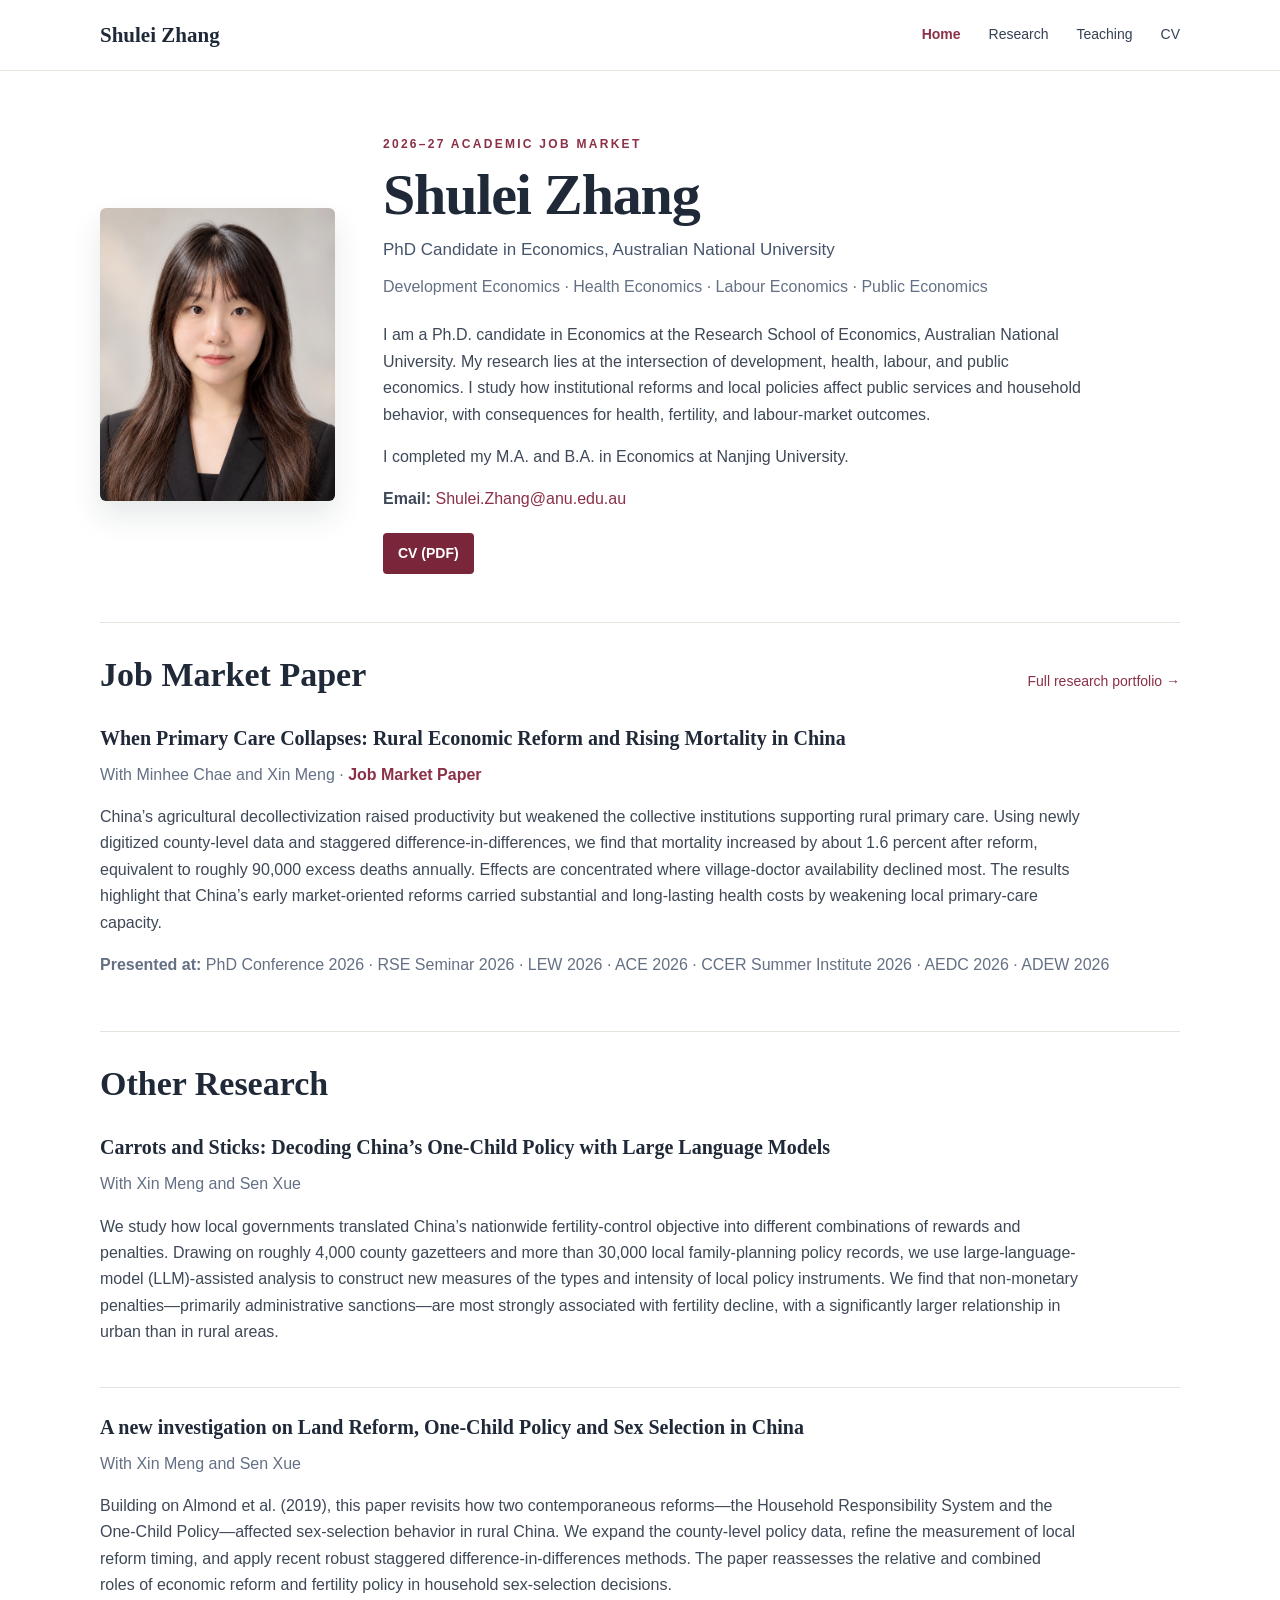
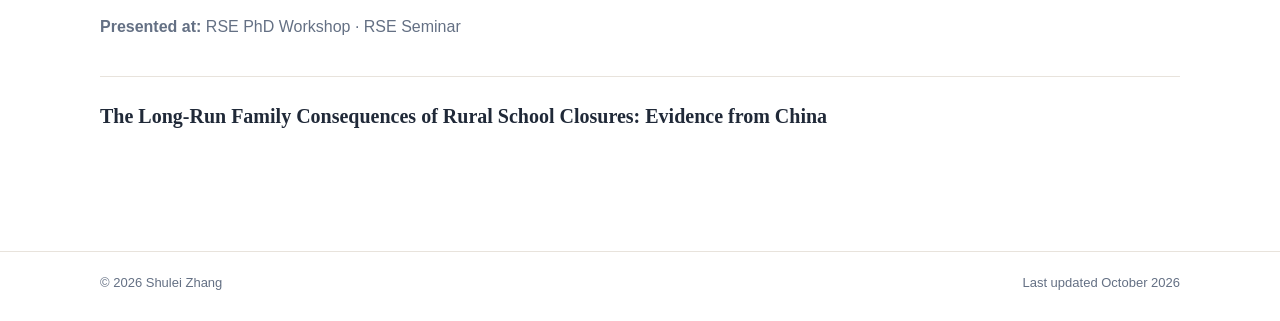
<file: index.html>
<!doctype html>
<html lang="en">
<head>
  <meta charset="utf-8">
  <meta name="viewport" content="width=device-width, initial-scale=1">
  <meta name="robots" content="noindex, nofollow">
  <meta name="description" content="Shulei Zhang — PhD Candidate in Economics at the Australian National University. Research in development, health, labour, and public economics.">
  <title>Shulei Zhang | Economics</title>
  <link rel="stylesheet" href="style.css">
</head>
<body>
<header class="site-header">
  <div class="nav-wrap">
    <a class="brand" href="index.html">Shulei Zhang</a>
    <nav aria-label="Primary">
      <a class="active" href="index.html">Home</a>
      <a href="research.html">Research</a>
      <a href="teaching.html">Teaching</a>
      <a href="cv.html">CV</a>
    </nav>
  </div>
</header>

<main class="container">
  <section class="hero">
    <img class="portrait" src="assets/profile.png" alt="Portrait of Shulei Zhang">
    <div>
      <div class="eyebrow">2026–27 Academic Job Market</div>
      <h1>Shulei Zhang</h1>
      <p class="subtitle">PhD Candidate in Economics, Australian National University</p>
      <p class="fields">Development Economics · Health Economics · Labour Economics · Public Economics</p>
      <p class="lead">I am a Ph.D. candidate in Economics at the Research School of Economics, Australian National University. My research lies at the intersection of development, health, labour, and public economics. I study how institutional reforms and local policies affect public services and household behavior, with consequences for health, fertility, and labour-market outcomes.</p>
      <p>I completed my M.A. and B.A. in Economics at Nanjing University.</p>
      <p><strong>Email:</strong> <a href="mailto:Shulei.Zhang@anu.edu.au">Shulei.Zhang@anu.edu.au</a></p>
      <div class="actions">
        <a class="btn primary" href="assets/Shulei_Zhang_CV.pdf">CV (PDF)</a>
      </div>
    </div>
  </section>

  <section class="section">
    <div class="section-head">
      <h2>Job Market Paper</h2>
      <a href="research.html">Full research portfolio →</a>
    </div>
    <article class="paper">
      <div class="paper-title">When Primary Care Collapses: Rural Economic Reform and Rising Mortality in China</div>
      <p class="paper-meta">With Minhee Chae and Xin Meng · <span class="paper-status">Job Market Paper</span></p>
      <p>China’s agricultural decollectivization raised productivity but weakened the collective institutions supporting rural primary care. Using newly digitized county-level data and staggered difference-in-differences, we find that mortality increased by about 1.6 percent after reform, equivalent to roughly 90,000 excess deaths annually. Effects are concentrated where village-doctor availability declined most. The results highlight that China’s early market-oriented reforms carried substantial and long-lasting health costs by weakening local primary-care capacity.</p>
      <p class="paper-meta"><strong>Presented at:</strong> PhD Conference 2026 · RSE Seminar 2026 · LEW 2026 · ACE 2026 · CCER Summer Institute 2026 · AEDC 2026 · ADEW 2026</p>
    </article>
  </section>

  <section class="section">
    <h2>Other Research</h2>
    <article class="paper">
      <div class="paper-title">Carrots and Sticks: Decoding China’s One-Child Policy with Large Language Models</div>
      <p class="paper-meta">With Xin Meng and Sen Xue</p>
      <p>We study how local governments translated China’s nationwide fertility-control objective into different combinations of rewards and penalties. Drawing on roughly 4,000 county gazetteers and more than 30,000 local family-planning policy records, we use large-language-model (LLM)-assisted analysis to construct new measures of the types and intensity of local policy instruments. We find that non-monetary penalties—primarily administrative sanctions—are most strongly associated with fertility decline, with a significantly larger relationship in urban than in rural areas.</p>
    </article>
    <article class="paper">
      <div class="paper-title">A new investigation on Land Reform, One-Child Policy and Sex Selection in China</div>
      <p class="paper-meta">With Xin Meng and Sen Xue</p>
      <p>Building on Almond et al. (2019), this paper revisits how two contemporaneous reforms—the Household Responsibility System and the One-Child Policy—affected sex-selection behavior in rural China. We expand the county-level policy data, refine the measurement of local reform timing, and apply recent robust staggered difference-in-differences methods. The paper reassesses the relative and combined roles of economic reform and fertility policy in household sex-selection decisions.</p>
      <p class="paper-meta"><strong>Presented at:</strong> RSE PhD Workshop · RSE Seminar</p>
    </article>
    <article class="paper">
      <div class="paper-title">The Long-Run Family Consequences of Rural School Closures: Evidence from China</div>
    </article>
  </section>

</main>

<footer class="site-footer">
  <div class="footer-wrap"><span>© 2026 Shulei Zhang</span><span>Last updated October 2026</span></div>
</footer>
</body>
</html>
</file>
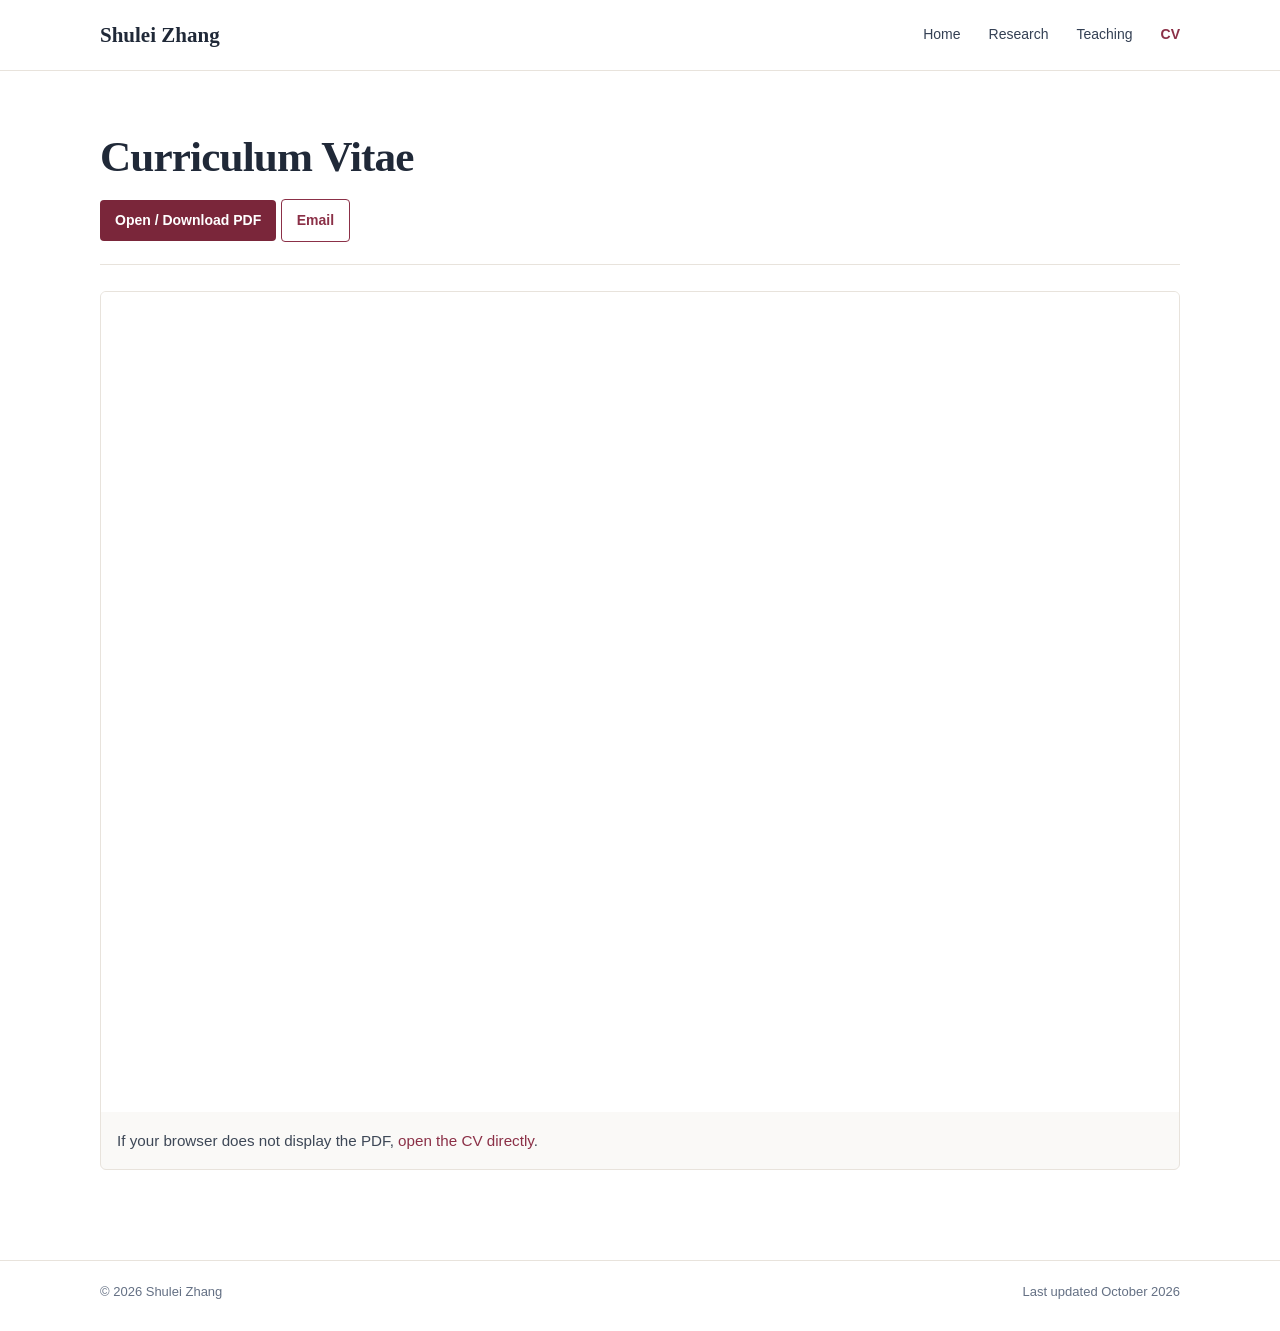
<file: cv.html>
<!doctype html>
<html lang="en">
<head>
  <meta charset="utf-8">
  <meta name="viewport" content="width=device-width, initial-scale=1">
  <meta name="description" content="Curriculum vitae of Shulei Zhang, PhD Candidate in Economics at the Australian National University.">
  <title>CV | Shulei Zhang</title>
  <link rel="stylesheet" href="style.css">
</head>
<body>
<header class="site-header">
  <div class="nav-wrap">
    <a class="brand" href="index.html">Shulei Zhang</a>
    <nav aria-label="Primary">
      <a href="index.html">Home</a>
      <a href="research.html">Research</a>
      <a href="teaching.html">Teaching</a>
      <a class="active" href="cv.html">CV</a>
    </nav>
  </div>
</header>

<main class="container">
  <div class="page-title">
    <h1>Curriculum Vitae</h1>
    <div class="actions">
      <a class="btn primary" href="assets/Shulei_Zhang_CV.pdf">Open / Download PDF</a>
      <a class="btn secondary" href="mailto:Shulei.Zhang@anu.edu.au">Email</a>
    </div>
  </div>

  <div class="pdf-shell">
    <iframe src="assets/Shulei_Zhang_CV.pdf" title="Shulei Zhang CV PDF"></iframe>
    <div class="pdf-fallback">If your browser does not display the PDF, <a href="assets/Shulei_Zhang_CV.pdf">open the CV directly</a>.</div>
  </div>
</main>

<footer class="site-footer">
  <div class="footer-wrap"><span>© 2026 Shulei Zhang</span><span>Last updated October 2026</span></div>
</footer>
</body>
</html>
</file>
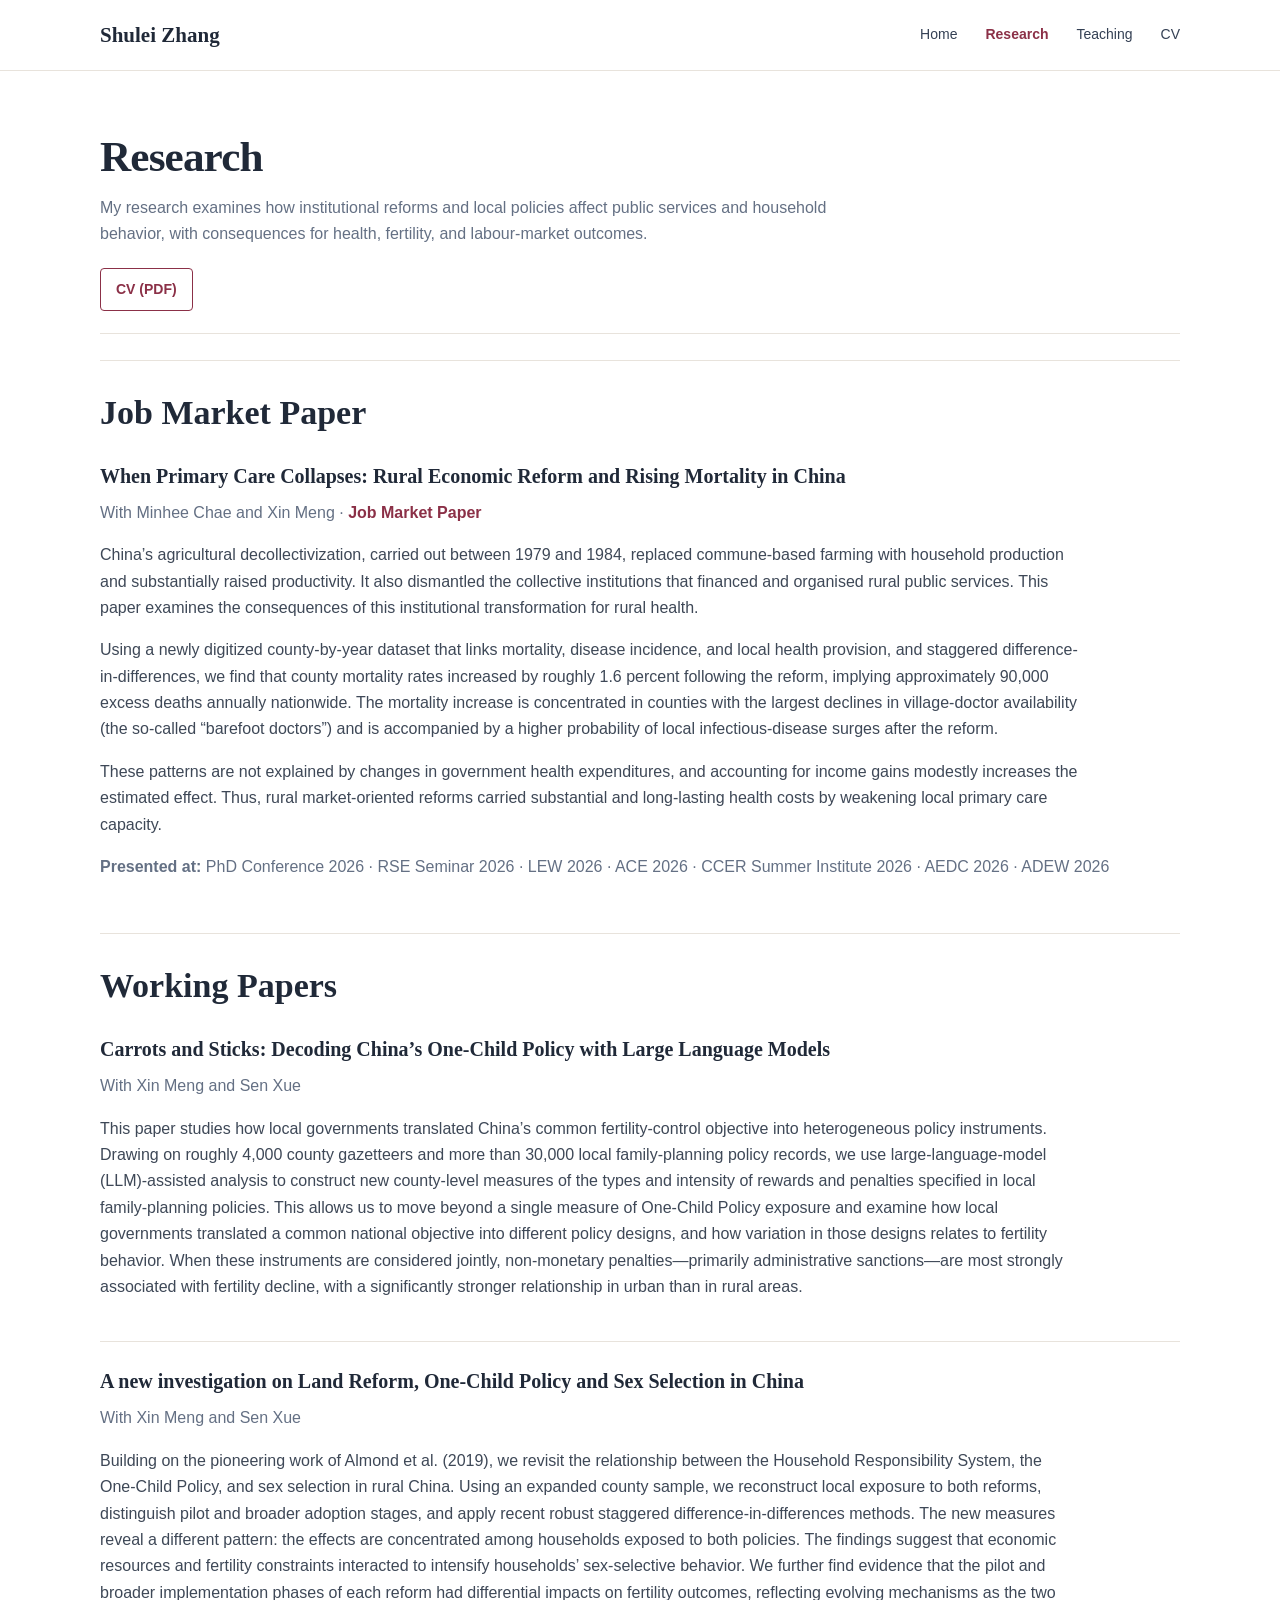
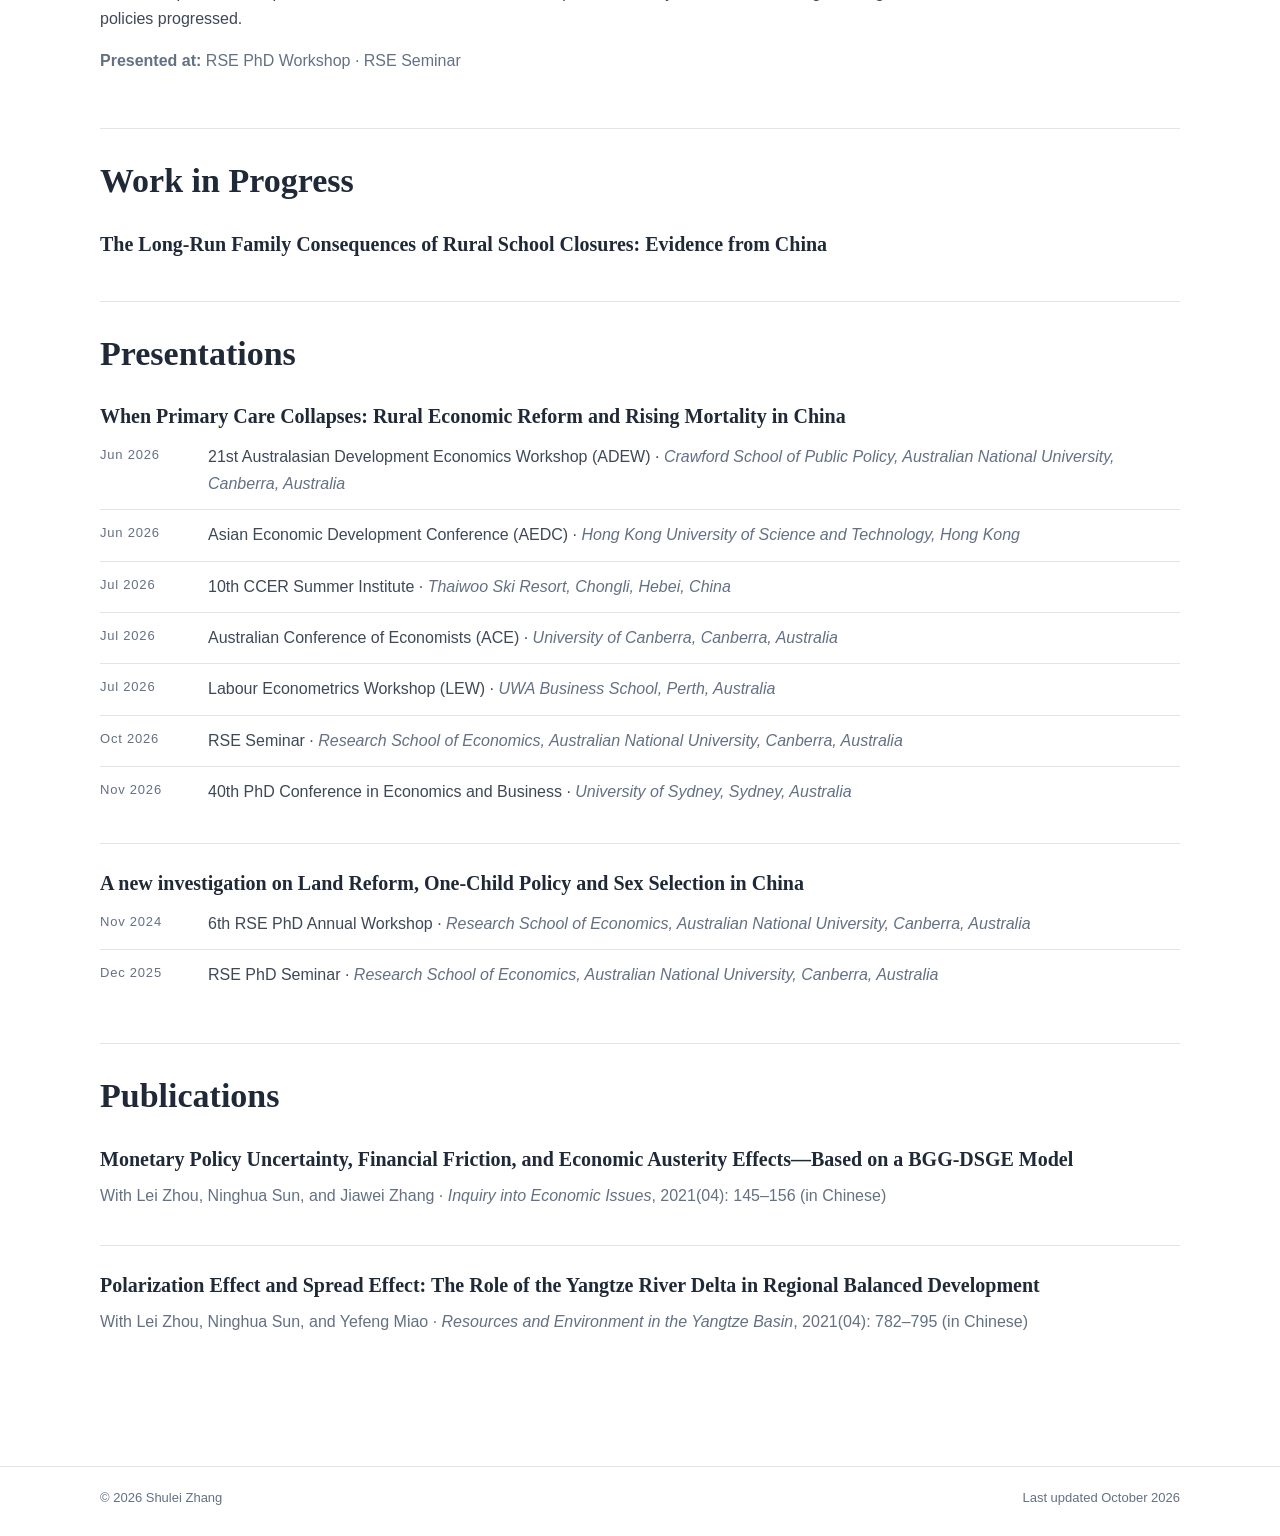
<file: research.html>
<!doctype html>
<html lang="en">
<head>
  <meta charset="utf-8">
  <meta name="viewport" content="width=device-width, initial-scale=1">
  <meta name="robots" content="noindex, nofollow">
  <meta name="description" content="Research by Shulei Zhang in development, health, labour, and public economics.">
  <title>Research | Shulei Zhang</title>
  <link rel="stylesheet" href="style.css">
  <style>
    .presentation-list { margin-top: 12px; }
    .presentation-row {
      display: grid;
      grid-template-columns: 90px 1fr;
      gap: 18px;
      padding: 12px 0;
      border-top: 1px solid var(--line);
    }
    .presentation-row:first-child { border-top: 0; padding-top: 2px; }
    .presentation-date {
      color: var(--muted);
      font-size: 13px;
      letter-spacing: .06em;
      text-transform: none;
      white-space: nowrap;
    }
    .presentation-detail { color: var(--body); }
    .presentation-detail em { color: var(--muted); }
    @media (max-width: 760px) {
      .presentation-row {
        grid-template-columns: 1fr;
        gap: 4px;
      }
    }
  </style>
</head>
<body>
<header class="site-header">
  <div class="nav-wrap">
    <a class="brand" href="index.html">Shulei Zhang</a>
    <nav aria-label="Primary">
      <a href="index.html">Home</a>
      <a class="active" href="research.html">Research</a>
      <a href="teaching.html">Teaching</a>
      <a href="cv.html">CV</a>
    </nav>
  </div>
</header>

<main class="container">
  <div class="page-title">
    <h1>Research</h1>
    <p>My research examines how institutional reforms and local policies affect public services and household behavior, with consequences for health, fertility, and labour-market outcomes.</p>
    <div class="actions">
      <a class="btn secondary" href="assets/Shulei_Zhang_CV.pdf">CV (PDF)</a>
    </div>
  </div>

  <section class="section">
    <h2>Job Market Paper</h2>
    <article class="paper">
      <div class="paper-title">When Primary Care Collapses: Rural Economic Reform and Rising Mortality in China</div>
      <p class="paper-meta">With Minhee Chae and Xin Meng · <span class="paper-status">Job Market Paper</span></p>
      <p>China’s agricultural decollectivization, carried out between 1979 and 1984, replaced commune-based farming with household production and substantially raised productivity. It also dismantled the collective institutions that financed and organised rural public services. This paper examines the consequences of this institutional transformation for rural health.</p>
      <p>Using a newly digitized county-by-year dataset that links mortality, disease incidence, and local health provision, and staggered difference-in-differences, we find that county mortality rates increased by roughly 1.6 percent following the reform, implying approximately 90,000 excess deaths annually nationwide. The mortality increase is concentrated in counties with the largest declines in village-doctor availability (the so-called “barefoot doctors”) and is accompanied by a higher probability of local infectious-disease surges after the reform.</p>
      <p>These patterns are not explained by changes in government health expenditures, and accounting for income gains modestly increases the estimated effect. Thus, rural market-oriented reforms carried substantial and long-lasting health costs by weakening local primary care capacity.</p>
      <p class="paper-meta"><strong>Presented at:</strong> PhD Conference 2026 · RSE Seminar 2026 · LEW 2026 · ACE 2026 · CCER Summer Institute 2026 · AEDC 2026 · ADEW 2026</p>
    </article>
  </section>

  <section class="section">
    <h2>Working Papers</h2>
    <article class="paper">
      <div class="paper-title">Carrots and Sticks: Decoding China’s One-Child Policy with Large Language Models</div>
      <p class="paper-meta">With Xin Meng and Sen Xue</p>
      <p>This paper studies how local governments translated China’s common fertility-control objective into heterogeneous policy instruments. Drawing on roughly 4,000 county gazetteers and more than 30,000 local family-planning policy records, we use large-language-model (LLM)-assisted analysis to construct new county-level measures of the types and intensity of rewards and penalties specified in local family-planning policies. This allows us to move beyond a single measure of One-Child Policy exposure and examine how local governments translated a common national objective into different policy designs, and how variation in those designs relates to fertility behavior. When these instruments are considered jointly, non-monetary penalties—primarily administrative sanctions—are most strongly associated with fertility decline, with a significantly stronger relationship in urban than in rural areas.</p>
    </article>

    <article class="paper">
      <div class="paper-title">A new investigation on Land Reform, One-Child Policy and Sex Selection in China</div>
      <p class="paper-meta">With Xin Meng and Sen Xue</p>
      <p>Building on the pioneering work of Almond et al. (2019), we revisit the relationship between the Household Responsibility System, the One-Child Policy, and sex selection in rural China. Using an expanded county sample, we reconstruct local exposure to both reforms, distinguish pilot and broader adoption stages, and apply recent robust staggered difference-in-differences methods. The new measures reveal a different pattern: the effects are concentrated among households exposed to both policies. The findings suggest that economic resources and fertility constraints interacted to intensify households’ sex-selective behavior. We further find evidence that the pilot and broader implementation phases of each reform had differential impacts on fertility outcomes, reflecting evolving mechanisms as the two policies progressed.</p>
      <p class="paper-meta"><strong>Presented at:</strong> RSE PhD Workshop · RSE Seminar</p>
    </article>
  </section>

  <section class="section">
    <h2>Work in Progress</h2>
    <article class="paper">
      <div class="paper-title">The Long-Run Family Consequences of Rural School Closures: Evidence from China</div>
    </article>
  </section>

  <section class="section">
    <h2>Presentations</h2>
    <article class="paper">
      <div class="paper-title">When Primary Care Collapses: Rural Economic Reform and Rising Mortality in China</div>
      <div class="presentation-list">
        <div class="presentation-row">
          <div class="presentation-date">Jun 2026</div>
          <div class="presentation-detail">21st Australasian Development Economics Workshop (ADEW) · <em>Crawford School of Public Policy, Australian National University, Canberra, Australia</em></div>
        </div>
        <div class="presentation-row">
          <div class="presentation-date">Jun 2026</div>
          <div class="presentation-detail">Asian Economic Development Conference (AEDC) · <em>Hong Kong University of Science and Technology, Hong Kong</em></div>
        </div>
        <div class="presentation-row">
          <div class="presentation-date">Jul 2026</div>
          <div class="presentation-detail">10th CCER Summer Institute · <em>Thaiwoo Ski Resort, Chongli, Hebei, China</em></div>
        </div>
        <div class="presentation-row">
          <div class="presentation-date">Jul 2026</div>
          <div class="presentation-detail">Australian Conference of Economists (ACE) · <em>University of Canberra, Canberra, Australia</em></div>
        </div>
        <div class="presentation-row">
          <div class="presentation-date">Jul 2026</div>
          <div class="presentation-detail">Labour Econometrics Workshop (LEW) · <em>UWA Business School, Perth, Australia</em></div>
        </div>
        <div class="presentation-row">
          <div class="presentation-date">Oct 2026</div>
          <div class="presentation-detail">RSE Seminar · <em>Research School of Economics, Australian National University, Canberra, Australia</em></div>
        </div>
        <div class="presentation-row">
          <div class="presentation-date">Nov 2026</div>
          <div class="presentation-detail">40th PhD Conference in Economics and Business · <em>University of Sydney, Sydney, Australia</em></div>
        </div>
      </div>
    </article>
    <article class="paper">
      <div class="paper-title">A new investigation on Land Reform, One-Child Policy and Sex Selection in China</div>
      <div class="presentation-list">
        <div class="presentation-row">
          <div class="presentation-date">Nov 2024</div>
          <div class="presentation-detail">6th RSE PhD Annual Workshop · <em>Research School of Economics, Australian National University, Canberra, Australia</em></div>
        </div>
        <div class="presentation-row">
          <div class="presentation-date">Dec 2025</div>
          <div class="presentation-detail">RSE PhD Seminar · <em>Research School of Economics, Australian National University, Canberra, Australia</em></div>
        </div>
      </div>
    </article>
  </section>

  <section class="section">
    <h2>Publications</h2>
    <article class="paper">
      <div class="paper-title">Monetary Policy Uncertainty, Financial Friction, and Economic Austerity Effects—Based on a BGG-DSGE Model</div>
      <p class="paper-meta">With Lei Zhou, Ninghua Sun, and Jiawei Zhang · <em>Inquiry into Economic Issues</em>, 2021(04): 145–156 (in Chinese)</p>
    </article>
    <article class="paper">
      <div class="paper-title">Polarization Effect and Spread Effect: The Role of the Yangtze River Delta in Regional Balanced Development</div>
      <p class="paper-meta">With Lei Zhou, Ninghua Sun, and Yefeng Miao · <em>Resources and Environment in the Yangtze Basin</em>, 2021(04): 782–795 (in Chinese)</p>
    </article>
  </section>
</main>

<footer class="site-footer">
  <div class="footer-wrap"><span>© 2026 Shulei Zhang</span><span>Last updated October 2026</span></div>
</footer>
</body>
</html>
</file>
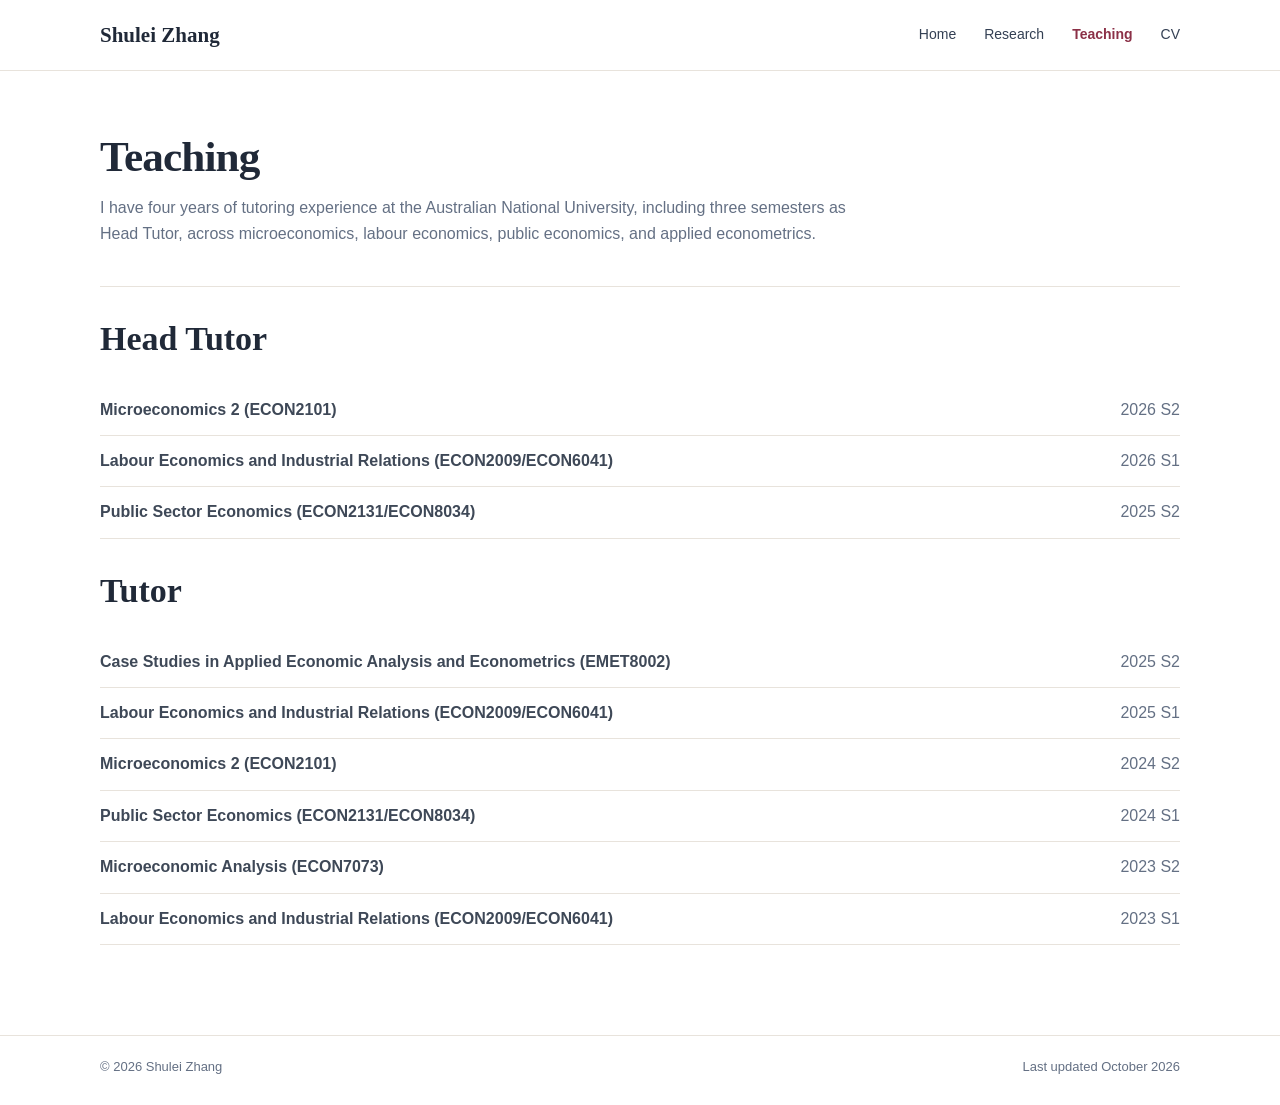
<file: teaching.html>
<!doctype html>
<html lang="en">
<head>
  <meta charset="utf-8">
  <meta name="viewport" content="width=device-width, initial-scale=1">
  <meta name="description" content="Teaching experience of Shulei Zhang at the Australian National University.">
  <title>Teaching | Shulei Zhang</title>
  <link rel="stylesheet" href="style.css">
</head>
<body>
<header class="site-header">
  <div class="nav-wrap">
    <a class="brand" href="index.html">Shulei Zhang</a>
    <nav aria-label="Primary">
      <a href="index.html">Home</a>
      <a href="research.html">Research</a>
      <a class="active" href="teaching.html">Teaching</a>
      <a href="cv.html">CV</a>
    </nav>
  </div>
</header>

<main class="container">
  <div class="page-title">
    <h1>Teaching</h1>
    <p>I have four years of tutoring experience at the Australian National University, including three semesters as Head Tutor, across microeconomics, labour economics, public economics, and applied econometrics.</p>
  </div>

  <section class="teaching-group">
    <h2>Head Tutor</h2>
    <div class="teaching-row"><div><strong>Microeconomics 2 (ECON2101)</strong></div><div class="term">2026 S2</div></div>
    <div class="teaching-row"><div><strong>Labour Economics and Industrial Relations (ECON2009/ECON6041)</strong></div><div class="term">2026 S1</div></div>
    <div class="teaching-row"><div><strong>Public Sector Economics (ECON2131/ECON8034)</strong></div><div class="term">2025 S2</div></div>
  </section>

  <section class="teaching-group">
    <h2>Tutor</h2>
    <div class="teaching-row"><div><strong>Case Studies in Applied Economic Analysis and Econometrics (EMET8002)</strong></div><div class="term">2025 S2</div></div>
    <div class="teaching-row"><div><strong>Labour Economics and Industrial Relations (ECON2009/ECON6041)</strong></div><div class="term">2025 S1</div></div>
    <div class="teaching-row"><div><strong>Microeconomics 2 (ECON2101)</strong></div><div class="term">2024 S2</div></div>
    <div class="teaching-row"><div><strong>Public Sector Economics (ECON2131/ECON8034)</strong></div><div class="term">2024 S1</div></div>
    <div class="teaching-row"><div><strong>Microeconomic Analysis (ECON7073)</strong></div><div class="term">2023 S2</div></div>
    <div class="teaching-row"><div><strong>Labour Economics and Industrial Relations (ECON2009/ECON6041)</strong></div><div class="term">2023 S1</div></div>
  </section>

</main>

<footer class="site-footer">
  <div class="footer-wrap"><span>© 2026 Shulei Zhang</span><span>Last updated October 2026</span></div>
</footer>
</body>
</html>
</file>
<file: style.css>
:root {
  --ink: #202938;
  --body: #3e4857;
  --muted: #647084;
  --line: #e8e3dc;
  --paper: #ffffff;
  --soft: #faf9f7;
  --accent: #8B3047;
  --accent-dark: #7A263A;
  --accent-hover: #651F31;
}
* { box-sizing: border-box; }
html { scroll-behavior: smooth; }
body {
  margin: 0;
  color: var(--body);
  background: var(--paper);
  font-family: -apple-system, BlinkMacSystemFont, "Segoe UI", Roboto, Helvetica, Arial, sans-serif;
  font-size: 16px;
  line-height: 1.65;
}
a { color: var(--accent); text-decoration: none; }
a:hover { color: var(--accent-hover); }
.site-header { border-bottom: 1px solid var(--line); background: rgba(255,255,255,.97); }
.nav-wrap, .container, .footer-wrap { width: min(1080px, calc(100% - 56px)); margin: 0 auto; }
.nav-wrap { height: 70px; display: flex; align-items: center; justify-content: space-between; }
.brand {
  font-family: Georgia, "Times New Roman", serif;
  font-size: 21px; font-weight: 700; color: var(--ink);
}
nav { display: flex; gap: 28px; }
nav a { color: #344054; font-size: 14px; }
nav a.active { color: var(--accent); font-weight: 600; }
.container { padding: 64px 0 52px; }
.hero {
  display: grid;
  grid-template-columns: 235px 1fr;
  gap: 48px;
  align-items: center;
  padding: 0 0 48px;
}
.portrait {
  width: 235px; height: 293px; object-fit: cover; border-radius: 6px;
  box-shadow: 0 15px 30px rgba(31,41,55,.11);
}
.eyebrow {
  text-transform: uppercase; letter-spacing: .19em; font-size: 12px; font-weight: 800;
  color: var(--accent); margin-bottom: 10px;
}
h1,h2,.paper-title { font-family: Georgia, "Times New Roman", serif; color: var(--ink); }
h1 { font-size: 58px; line-height: 1.02; margin: 0 0 12px; letter-spacing: -.02em; }
.subtitle { font-size: 17px; color: #46556b; margin: 0 0 10px; }
.fields { color: var(--muted); margin: 0 0 22px; }
.lead { margin-top: 0; }
.hero p { max-width: 700px; }
.actions { margin-top: 20px; }
.btn { display: inline-block; padding: 9px 15px; border-radius: 4px; font-size: 14px; font-weight: 700; }
.btn.primary { color: white; background: var(--accent-dark); }
.btn.primary:hover { background: var(--accent-hover); color: white; }
.section { border-top: 1px solid var(--line); padding: 32px 0 6px; }
.section + .section { margin-top: 12px; }
.section-head { display: flex; justify-content: space-between; align-items: baseline; gap: 20px; }
h2 { font-size: 34px; line-height: 1.2; margin: 0 0 25px; }
.section-head > a { font-size: 14px; }
.paper { padding: 4px 0 25px; }
.paper + .paper { border-top: 1px solid var(--line); padding-top: 26px; }
.paper-title { font-weight: 700; font-size: 20px; line-height: 1.35; }
.paper-meta { color: var(--muted); margin: 10px 0; }
.paper-status { color: var(--accent); font-weight: 700; }
.paper p:not(.paper-meta) { max-width: 980px; }
.site-footer { border-top: 1px solid var(--line); margin-top: 38px; }
.footer-wrap { display: flex; justify-content: space-between; gap: 24px; padding: 20px 0 28px; color: var(--muted); font-size: 13px; }
@media (max-width: 760px) {
  .nav-wrap,.container,.footer-wrap { width: min(100% - 30px,1080px); }
  .nav-wrap { height: auto; padding: 18px 0; align-items: flex-start; gap: 18px; }
  nav { gap: 14px; flex-wrap: wrap; justify-content: flex-end; }
  .container { padding-top: 38px; }
  .hero { grid-template-columns: 1fr; gap: 28px; }
  .portrait { width: 210px; height: 262px; }
  h1 { font-size: 45px; }
  h2 { font-size: 29px; }
  .section-head { align-items: flex-start; flex-direction: column; }
  .footer-wrap { flex-direction: column; }
}


/* Page-specific layout styles */
.page-title { padding-bottom: 22px; border-bottom: 1px solid var(--line); margin-bottom: 26px; }
.page-title h1 { font-size: 2.7rem; }
.page-title p { max-width: 760px; color: var(--muted); }

.btn.secondary { background: #fff; color: var(--accent); border: 1px solid var(--accent); }
.btn.secondary:hover { background: var(--soft); color: var(--accent-hover); }

.teaching-group { margin: 32px 0 0; }
.teaching-row {
  display: grid;
  grid-template-columns: minmax(0,1fr) 110px;
  gap: 18px;
  padding: 12px 0;
  border-bottom: 1px solid var(--line);
}
.teaching-row .term { color: var(--muted); text-align: right; white-space: nowrap; }

.pdf-shell {
  background: var(--soft);
  border: 1px solid var(--line);
  border-radius: 6px;
  overflow: hidden;
  margin-top: 26px;
}
.pdf-shell iframe {
  display: block;
  width: 100%;
  height: 820px;
  border: 0;
  background: #fff;
}
.pdf-fallback { padding: 16px; font-size: .95rem; }

@media (max-width: 760px) {
  .teaching-row { grid-template-columns: 1fr; gap: 2px; }
  .teaching-row .term { text-align: left; }
  .pdf-shell iframe { height: 620px; }
  .page-title h1 { font-size: 2.2rem; }
}
</file>
